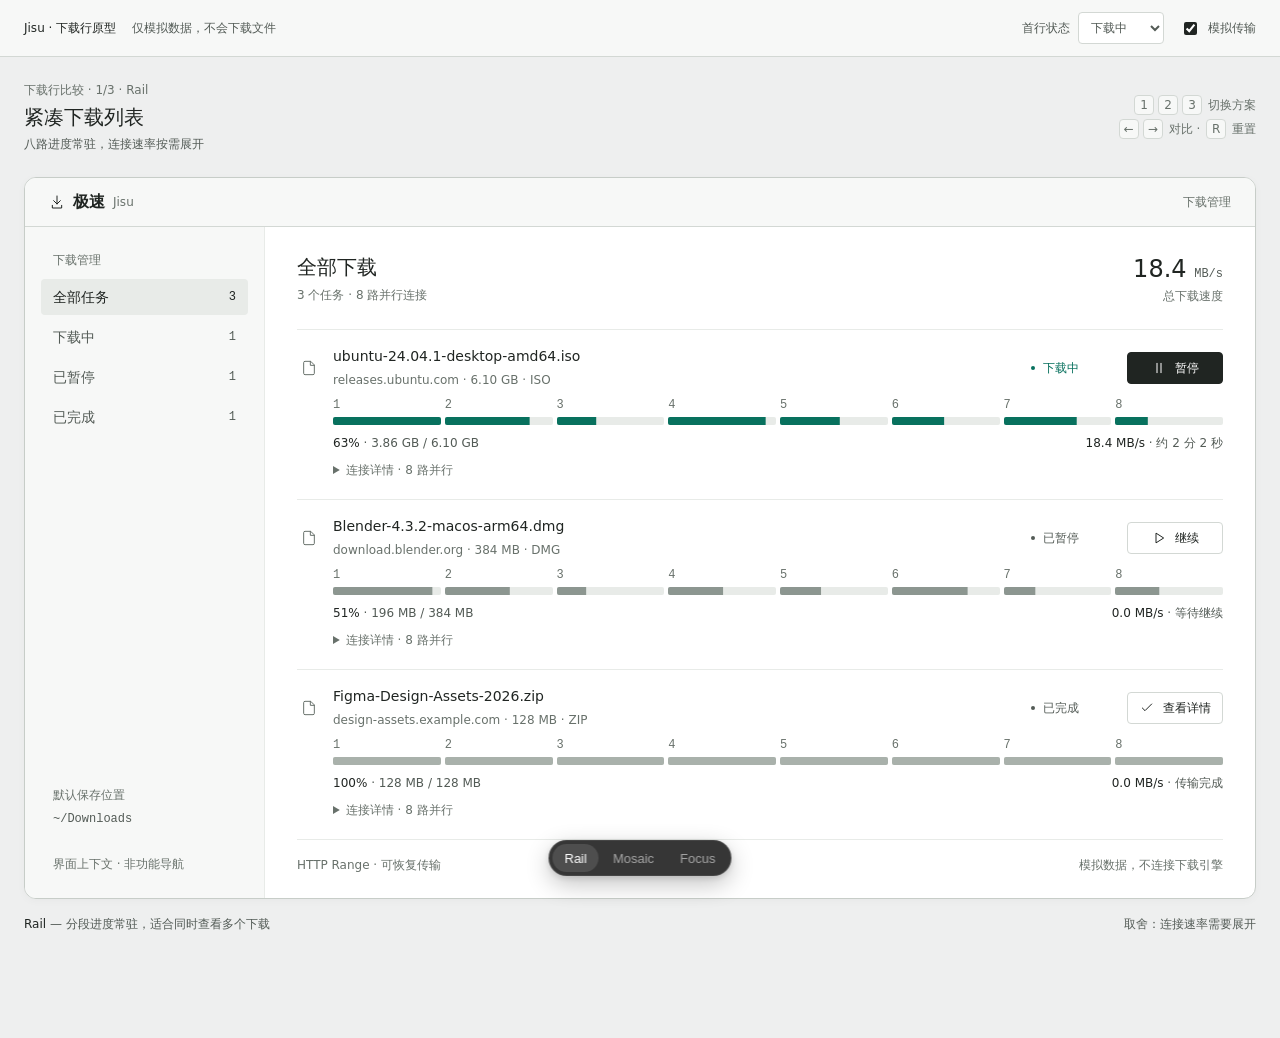
<file: prototypes/download-row.html>
<!doctype html>
<html lang="zh-CN">
<head>
  <meta charset="utf-8">
  <meta name="viewport" content="width=device-width, initial-scale=1">
  <meta name="color-scheme" content="light">
  <meta name="description" content="Three isolated Jisu download-row prototypes. Simulated data only; no files are downloaded.">
  <title>极速 · 下载行原型</title>
  <link rel="icon" href="data:image/svg+xml,%3Csvg xmlns='http://www.w3.org/2000/svg' viewBox='0 0 64 64'%3E%3Crect width='64' height='64' rx='16' fill='%2308715e'/%3E%3Cpath d='M32 14v29m-12-12 12 12 12-12M17 50h30' fill='none' stroke='white' stroke-width='5'/%3E%3C/svg%3E">
  <style>
    :root {
      font-family: system-ui, -apple-system, "Segoe UI", "PingFang SC", "Microsoft YaHei", "Noto Sans CJK SC", sans-serif;
      font-size: 14px;
      line-height: 1.5;
      font-weight: 400;
      --canvas: #eeefef;
      --sidebar: #f7f8f7;
      --surface: #fff;
      --subtle: #f4f5f4;
      --text: #202522;
      --secondary: #535b56;
      --muted: #68716b;
      --border: #d3d8d4;
      --soft-border: #e8ebe8;
      --brand: #08715e;
      --brand-strong: #085d50;
      --danger: #a43d35;
      --mono: ui-monospace, "SFMono-Regular", Consolas, "Liberation Mono", monospace;
      --ease-out: cubic-bezier(0.22, 1, 0.36, 1);
    }
    *, *::before, *::after { box-sizing: border-box; }
    body { margin: 0; color: var(--text); background: var(--canvas); }
    h1, h2, h3, p { margin: 0; }
    strong { font-weight: 500; }
    button, input, select { font: inherit; color: inherit; }
    button, select, summary { cursor: pointer; }
    button { -webkit-tap-highlight-color: transparent; }
    button:not(.proto-picker-item):active { transform: scale(.98); }
    :focus-visible { outline: 2px solid var(--brand); outline-offset: 4px; }
    .icon { width: 16px; height: 16px; fill: none; stroke: currentColor; stroke-width: 1.5; stroke-linecap: round; stroke-linejoin: round; flex: none; }
    .lab { display: flex; flex-wrap: wrap; align-items: center; justify-content: space-between; gap: 12px 24px; padding: 12px 24px; border-bottom: 1px solid var(--border); background: var(--sidebar); font-size: 12px; color: var(--secondary); }
    .lab-label { display: flex; flex-wrap: wrap; align-items: center; gap: 8px 16px; }
    .lab-label strong { font-weight: 500; color: var(--text); }
    .lab-controls { display: flex; flex-wrap: wrap; align-items: center; gap: 16px; }
    .lab-controls label { display: flex; align-items: center; gap: 8px; }
    input { accent-color: var(--text); }
    select { min-height: 32px; border: 1px solid var(--border); border-radius: 4px; padding: 4px 8px; background: var(--surface); }
    .frame { max-width: 1600px; margin: 0 auto; padding: 24px 24px 104px; }
    .intro { display: flex; justify-content: space-between; align-items: center; gap: 24px; margin-bottom: 24px; }
    .eyebrow { color: var(--muted); font-size: 12px; margin-bottom: 4px; }
    h1 { font-size: 20px; font-weight: 500; line-height: 1.4; }
    .intro p { margin-top: 4px; font-size: 12px; color: var(--secondary); }
    .keys { text-align: right; color: var(--muted); font-size: 12px; flex: none; }
    .keys > div + div { margin-top: 4px; }
    kbd { font: inherit; display: inline-block; min-width: 20px; text-align: center; padding: 0 4px; margin: 0 2px; background: var(--sidebar); border: 1px solid var(--border); border-radius: 4px; }
    .window { border: 1px solid #c7cdc8; border-radius: 12px; background: var(--surface); overflow: hidden; box-shadow: 0 2px 8px #20252208; }
    .titlebar { display: flex; justify-content: space-between; align-items: center; gap: 12px; padding: 12px 24px; border-bottom: 1px solid var(--border); font-size: 12px; color: var(--muted); background: var(--sidebar); }
    .wordmark { display: flex; align-items: center; gap: 8px; color: var(--text); font-size: 16px; font-weight: 600; }
    .wordmark span { color: var(--muted); font-size: 12px; font-weight: 400; }
    .app { display: grid; grid-template-columns: 240px minmax(0, 1fr); }
    .sidebar { display: flex; flex-direction: column; padding: 24px 16px; background: var(--sidebar); border-right: 1px solid var(--soft-border); font-size: 14px; }
    .sidebar-label { padding: 0 12px; margin-bottom: 8px; color: var(--muted); font-size: 12px; }
    .nav-line { display: flex; align-items: center; justify-content: space-between; gap: 8px; min-height: 36px; line-height: 20px; margin: 2px 0; padding: 8px 12px; border-radius: 4px; color: var(--secondary); }
    .nav-line.current { color: var(--text); background: #e8ebe8; font-weight: 500; }
    .nav-line span:last-child { font-family: var(--mono); font-size: 12px; font-weight: 400; font-variant-numeric: tabular-nums; }
    .save-location { margin: auto 12px 0; padding-top: 48px; color: var(--muted); font-size: 12px; line-height: 1.7; overflow-wrap: anywhere; }
    .save-location code { display: block; margin-top: 4px; font-family: var(--mono); color: var(--secondary); }
    .save-location p { margin-top: 24px; }
    .workspace { min-width: 0; padding: 24px 32px; }
    .list-header { display: flex; justify-content: space-between; align-items: center; gap: 16px; margin-bottom: 24px; }
    .list-header h2 { font-size: 20px; font-weight: 500; }
    .list-header p { color: var(--muted); font-size: 12px; margin-top: 4px; }
    .total-speed { text-align: right; font-size: 12px; color: var(--muted); }
    .total-speed strong { display: block; color: var(--text); font-size: 24px; font-weight: 400; }
    .unit { color: var(--secondary); font: 12px var(--mono); }
    .list { display: grid; }
    .row { min-width: 0; padding: 24px 0; border-top: 1px solid var(--soft-border); background: var(--surface); --fill: var(--brand); }
    .file { display: flex; align-items: center; min-width: 0; gap: 12px; }
    .file-icon { display: grid; place-items: center; width: 24px; height: 32px; flex: none; color: var(--muted); }
    .file-copy { min-width: 0; }
    .filename { font-size: 14px; font-weight: 500; overflow: hidden; text-overflow: ellipsis; white-space: nowrap; }
    .file-sub { color: var(--muted); font-size: 12px; margin-top: 4px; overflow: hidden; text-overflow: ellipsis; white-space: nowrap; }
    .state { display: inline-flex; align-items: center; gap: 8px; font-size: 12px; color: var(--secondary); white-space: nowrap; }
    .state::before { content: ''; width: 4px; height: 4px; border-radius: 50%; background: currentColor; }
    [data-state="downloading"] .state { color: var(--brand); }
    [data-state="failed"] .state { color: var(--danger); }
    [data-state="paused"], [data-state="failed"] { --fill: #8c9690; }
    [data-state="completed"] { --fill: #a9b1ab; }
    .action { display: inline-flex; align-items: center; justify-content: center; gap: 8px; min-height: 32px; padding: 4px 12px; border-radius: 4px; border: 1px solid var(--border); background: var(--surface); font-size: 12px; white-space: nowrap; transition: background 140ms var(--ease-out), transform 120ms var(--ease-out); }
    .primary { background: var(--text); color: var(--surface); border-color: var(--text); }
    .stat { font-variant-numeric: tabular-nums; white-space: nowrap; }
    .row-meta, .connection, .piece-caption { font-variant-numeric: tabular-nums; }
    .progress { height: 4px; border-radius: 2px; background: var(--soft-border); overflow: hidden; }
    .fill { display: block; height: 100%; width: 100%; background: var(--fill, var(--brand)); transform-origin: left; }
    .segment-track { display: flex; gap: 4px; }
    .segment-lane { flex: 1; min-width: 0; }
    .lane-number { display: block; margin-bottom: 4px; color: var(--muted); font: 12px/16px var(--mono); }
    .lane-bar { display: block; height: 8px; background: var(--soft-border); border-radius: 2px; overflow: hidden; }
    .row-meta { display: flex; justify-content: space-between; flex-wrap: wrap; gap: 4px 16px; color: var(--secondary); font-size: 12px; margin-top: 8px; line-height: 20px; }
    .row-meta strong { color: var(--text); font-weight: 500; }
    .details { margin-top: 12px; }
    summary { width: fit-content; color: var(--muted); font-size: 12px; padding: 4px 0; }
    .connection-grid { display: grid; grid-template-columns: repeat(4, minmax(0, 1fr)); gap: 16px 24px; padding: 16px 0 0; }
    .connection { min-width: 0; }
    .connection-head { display: flex; align-items: center; justify-content: space-between; gap: 4px; font-size: 12px; color: var(--secondary); margin-bottom: 8px; }
    .connection-head > span:first-child { color: var(--muted); }
    .connection small { display: block; margin-top: 8px; font: 12px/16px var(--mono); color: var(--muted); }
    .legend { display: flex; flex-wrap: wrap; gap: 8px 16px; color: var(--muted); font-size: 12px; margin-top: 16px; }
    .legend span { display: flex; gap: 8px; align-items: center; }
    .swatch { display: inline-block; width: 8px; height: 8px; border-radius: 2px; background: var(--fill, var(--brand)); }
    .swatch.empty { background: var(--soft-border); border: 1px solid var(--border); }
    .footer { display: flex; justify-content: space-between; flex-wrap: wrap; gap: 8px 16px; font-size: 12px; color: var(--muted); padding-top: 16px; border-top: 1px solid var(--soft-border); }
    .rationale { display: flex; justify-content: space-between; flex-wrap: wrap; gap: 8px 24px; margin-top: 16px; color: var(--secondary); font-size: 12px; }
    .rationale strong { font-weight: 500; color: var(--text); }
    .rail .row { padding: 16px 0; }
    .rail-top { display: grid; grid-template-columns: minmax(0, 1fr) 80px 96px; gap: 16px; align-items: center; }
    .rail .rail-progress { padding-left: 36px; margin-top: 8px; }
    .rail .details { margin-left: 36px; margin-top: 4px; }
    .card-head { display: flex; justify-content: space-between; align-items: center; gap: 16px; }
    .card-actions { display: flex; align-items: center; gap: 16px; }
    .mosaic-body { display: grid; grid-template-columns: minmax(0, 1fr) 144px; align-items: center; gap: 32px; margin-top: 20px; }
    .piece-map { display: grid; grid-template-columns: repeat(4, minmax(0, 1fr)); gap: 16px; }
    .piece-line { min-width: 0; }
    .piece-caption { display: flex; justify-content: space-between; gap: 4px; color: var(--muted); font: 12px/16px var(--mono); margin-bottom: 8px; }
    .pieces { display: flex; gap: 2px; height: 12px; }
    .piece { flex: 1; min-width: 0; background: var(--soft-border); }
    .piece.done { background: var(--fill, var(--brand)); }
    .piece.partial { background: var(--fill, var(--brand)); opacity: .4; }
    .mosaic-value { border-left: 1px solid var(--soft-border); padding-left: 24px; }
    .percent { font-size: 32px; font-weight: 400; line-height: 1.25; }
    .percent small { font-size: 16px; margin-left: 4px; color: var(--muted); }
    .mosaic-value .row-meta { display: grid; margin-top: 8px; gap: 4px; }
    .focus-main { display: flex; justify-content: space-between; align-items: baseline; gap: 16px; margin: 16px 0; }
    .focus .progress { height: 8px; }
    .status-line { color: var(--muted); font-size: 12px; }
    .sr-only { position: absolute; width: 1px; height: 1px; overflow: hidden; clip: rect(0, 0, 0, 0); white-space: nowrap; }
    @media (hover: hover) and (pointer: fine) {
      .action:hover { background: var(--subtle); }
      .primary:hover { background: #3d4840; }
      summary:hover { color: var(--text); }
    }
    @media (max-width: 1200px) {
      .app { grid-template-columns: 240px minmax(0, 1fr); }
      .workspace { padding: 24px; }
      .piece-map { grid-template-columns: repeat(2, minmax(0, 1fr)); }
      .mosaic-body { gap: 24px; grid-template-columns: minmax(0, 1fr) 128px; }
      .mosaic-value { padding-left: 16px; }
    }
    @media (max-width: 1000px) {
      .app { grid-template-columns: minmax(0, 1fr); }
      .sidebar { display: none; }
      .piece-map { grid-template-columns: repeat(4, minmax(0, 1fr)); }
    }
    @media (max-width: 660px) {
      .lab { padding: 12px 16px; }
      .lab-label > span { display: none; }
      .lab-controls { gap: 12px; }
      .frame { padding: 16px 8px 104px; }
      .intro { padding: 0 8px; margin-bottom: 16px; }
      .intro p { max-width: 32ch; }
      .keys { display: none; }
      .window { border-radius: 8px; }
      .workspace { padding: 20px 12px; }
      .titlebar { padding: 12px 16px; }
      .titlebar > span { display: none; }
      .list-header { gap: 8px; }
      .list-header h2 { font-size: 18px; }
      .total-speed strong { font-size: 20px; }
      .rail-top { grid-template-columns: minmax(0, 1fr) auto; gap: 8px; }
      .rail-top > .state { grid-column: 1; padding-left: 36px; }
      .rail-top > .action { grid-column: 2; grid-row: 1 / 3; padding: 4px 8px; }
      .rail .rail-progress { padding-left: 0; margin-top: 12px; }
      .rail .details { margin-left: 0; }
      .card-head { flex-wrap: wrap; gap: 12px; }
      .card-head > .file { flex: 1 1 100%; }
      .card-actions { width: 100%; justify-content: space-between; }
      .focus .card-head > .action { margin-left: 36px; }
      .connection-grid { grid-template-columns: repeat(2, minmax(0, 1fr)); gap: 16px; }
      .mosaic-body { grid-template-columns: minmax(0, 1fr); gap: 16px; margin-top: 16px; }
      .mosaic-value { display: flex; flex-wrap: wrap; align-items: center; justify-content: space-between; gap: 8px; border-left: 0; padding-left: 0; }
      .mosaic-value .row-meta { margin-top: 0; text-align: right; }
      .piece-map { grid-template-columns: repeat(2, minmax(0, 1fr)); }
      .focus-main { flex-wrap: wrap; gap: 8px; margin: 12px 0; }
      .rationale { padding: 0 8px; }
    }
    @media (prefers-reduced-motion: reduce) {
      .action { transition: none; }
      button:not(.proto-picker-item):active { transform: none; }
    }
    /* The picker is intentionally independent of the product tokens. */
    .proto-picker {
      position: fixed;
      bottom: 24px;
      left: 50%;
      transform: translateX(-50%);
      z-index: 2147483647;
      display: flex;
      align-items: center;
      gap: 2px;
      padding: 4px;
      border-radius: 999px;
      background: rgba(10, 10, 10, 0.82);
      -webkit-backdrop-filter: blur(12px) saturate(1.4);
      backdrop-filter: blur(12px) saturate(1.4);
      box-shadow:
        0 0 0 1px rgba(255, 255, 255, 0.08) inset,
        0 8px 24px rgba(0, 0, 0, 0.24),
        0 2px 6px rgba(0, 0, 0, 0.12);
      font-family: -apple-system, BlinkMacSystemFont, "Segoe UI", sans-serif;
      font-size: 13px;
      line-height: 1;
      -webkit-font-smoothing: antialiased;
      user-select: none;
      -webkit-user-select: none;
    }
    .proto-picker-highlight {
      position: absolute;
      top: 4px;
      left: 0;
      height: 28px;
      border-radius: 999px;
      background: rgba(255, 255, 255, 0.12);
    }
    /* The slide is enabled only after first paint (data-ready), so load doesn't animate. */
    .proto-picker[data-ready] .proto-picker-highlight {
      transition:
        transform 250ms cubic-bezier(0.23, 1, 0.32, 1),
        width 250ms cubic-bezier(0.23, 1, 0.32, 1);
    }
    @media (prefers-reduced-motion: reduce) {
      .proto-picker[data-ready] .proto-picker-highlight { transition: none; }
    }
    .proto-picker-item {
      position: relative; /* sits above the highlight */
      display: flex;
      align-items: center;
      height: 28px;
      padding: 0 12px;
      border: 0;
      border-radius: 999px;
      background: transparent;
      color: rgba(255, 255, 255, 0.55);
      font: inherit;
      cursor: pointer;
      transition:
        color 150ms ease-out,
        transform 160ms cubic-bezier(0.23, 1, 0.32, 1);
    }
    @media (hover: hover) and (pointer: fine) {
      .proto-picker-item:hover {
        color: rgba(255, 255, 255, 0.85);
      }
    }
    .proto-picker-item:active {
      transform: scale(0.97);
    }
    .proto-picker-item:focus-visible {
      outline: 2px solid rgba(255, 255, 255, 0.4);
      outline-offset: 2px;
    }
    .proto-picker-item[data-active] {
      color: #fff;
    }
    .proto-picker-divider {
      width: 1px;
      height: 16px;
      margin: 0 4px;
      background: rgba(255, 255, 255, 0.12);
    }
    .proto-picker-replay {
      padding: 0 10px;
      font-size: 14px;
    }
    .proto-picker[data-position="top"] {
      bottom: auto;
      top: 24px;
    }
  </style>
</head>
<body>
  <header class="lab">
    <div class="lab-label"><strong>Jisu · 下载行原型</strong><span>仅模拟数据，不会下载文件</span></div>
    <div class="lab-controls">
      <label>首行状态 <select id="scenario"><option value="downloading">下载中</option><option value="paused">已暂停</option><option value="failed">连接中断</option><option value="completed">已完成</option></select></label>
      <label><input type="checkbox" id="simulate" checked> 模拟传输</label>
    </div>
  </header>
  <main id="stage"></main>
  <p id="announcement" class="sr-only" role="status"></p>
  <nav class="proto-picker" aria-label="Prototype variants">
    <span class="proto-picker-highlight" aria-hidden="true"></span>
    <button class="proto-picker-item" data-active aria-current="true">Rail</button>
    <button class="proto-picker-item">Mosaic</button>
    <button class="proto-picker-item">Focus</button>
  </nav>
  <noscript>请启用 JavaScript 以切换和操作原型。</noscript>
  <script>
    const paths = {
      file: '<path d="M14 2H6a2 2 0 0 0-2 2v16a2 2 0 0 0 2 2h12a2 2 0 0 0 2-2V8zM14 2v6h6"/>',
      download: '<path d="M12 3v12m-5-5 5 5 5-5M5 17v4h14v-4"/>',
      pause: '<path d="M9 5v14m6-14v14"/>',
      play: '<path d="m8 5 11 7-11 7z"/>',
      retry: '<path d="M20 10a8 8 0 1 0-1 7M20 5v5h-5"/>',
      check: '<path d="m5 12 4 4L19 6"/>'
    };
    const icon = name => `<svg class="icon" viewBox="0 0 24 24" aria-hidden="true">${paths[name]}</svg>`;
    const labels = { downloading: '下载中', paused: '已暂停', failed: '连接中断', completed: '已完成' };
    const baseSegments = [1, .78, .36, .90, .55, .48, .67, .30];
    const rates = [0, 2.8, 2.3, 3.2, 2.7, 2.1, 2.5, 2.8];
    const directions = [
      { name: 'Rail', number: '1', title: '紧凑下载列表', description: '八路进度常驻，连接速率按需展开', strength: '分段进度常驻，适合同时查看多个下载', cost: '连接速率需要展开', className: 'rail' },
      { name: 'Mosaic', number: '2', title: '分段连接地图', description: '每路连接的已接收区块与当前速率', strength: '直接比较八路连接的传输情况', cost: '任务占用更多高度', className: 'mosaic' },
      { name: 'Focus', number: '3', title: '总进度与剩余时间', description: '先查看下载结果，再展开分段连接', strength: '总进度优先，连接详情按需展开', cost: '默认不显示分段差异', className: 'focus' }
    ];
    let tasks = [];
    let direction = 0;
    const scenario = document.getElementById('scenario');
    const simulate = document.getElementById('simulate');
    function resetTasks() {
      tasks = [
        { name: 'ubuntu-24.04.1-desktop-amd64.iso', source: 'releases.ubuntu.com', ext: 'ISO', size: 6100, state: scenario.value, segments: [...baseSegments] },
        { name: 'Blender-4.3.2-macos-arm64.dmg', source: 'download.blender.org', ext: 'DMG', size: 384, state: 'paused', segments: [.92, .6, .27, .51, .38, .7, .29, .41] },
        { name: 'Figma-Design-Assets-2026.zip', source: 'design-assets.example.com', ext: 'ZIP', size: 128, state: 'completed', segments: Array(8).fill(1) }
      ];
      if (scenario.value === 'completed') tasks[0].segments.fill(1);
    }
    function progress(task) { return task.segments.reduce((a, b) => a + b, 0) / task.segments.length; }
    function rate(task, n) { return task.state === 'downloading' && task.segments[n] < 1 ? rates[n] || 2.4 : 0; }
    function speed(task) { return task.segments.reduce((sum, _, n) => sum + rate(task, n), 0); }
    function bytes(value) { return value >= 1000 ? `${(value / 1000).toFixed(2)} GB` : `${value.toFixed(0)} MB`; }
    function remaining(task) {
      if (task.state === 'completed') return '传输完成';
      if (task.state === 'paused') return '等待继续';
      if (task.state === 'failed') return '等待重试';
      const seconds = Math.ceil(task.size * (1 - progress(task)) / speed(task));
      return seconds >= 60 ? `约 ${Math.floor(seconds / 60)} 分 ${seconds % 60} 秒` : `约 ${seconds} 秒`;
    }
    function file(task) {
      return `<div class="file"><span class="file-icon" aria-hidden="true">${icon('file')}</span><div class="file-copy"><h3 class="filename" title="${task.name}">${task.name}</h3><p class="file-sub">${task.source} <span aria-hidden="true">·</span> ${bytes(task.size)} <span aria-hidden="true">·</span> ${task.ext}</p></div></div>`;
    }
    function state(task) { return `<span class="state" data-status>${labels[task.state]}</span>`; }
    function action(task, index) {
      const name = task.state === 'downloading' ? '暂停' : task.state === 'completed' ? '查看详情' : task.state === 'failed' ? '重试' : '继续';
      const glyph = task.state === 'downloading' ? 'pause' : task.state === 'completed' ? 'check' : task.state === 'failed' ? 'retry' : 'play';
      return `<button class="action ${index === 0 ? 'primary' : ''}" data-action="${index}" aria-label="${name} ${task.name}">${icon(glyph)}<span>${name}</span></button>`;
    }
    function track(task, index, big = false) {
      if (big) return `<div class="progress" role="progressbar" aria-label="${task.name} 总进度" aria-valuemin="0" aria-valuemax="100" aria-valuenow="${Math.round(progress(task) * 100)}" data-progress><span class="fill" data-total style="transform:scaleX(${progress(task)})"></span></div>`;
      return `<div class="segment-track" role="progressbar" aria-label="${task.name} 八路分段总进度" aria-valuemin="0" aria-valuemax="100" aria-valuenow="${Math.round(progress(task) * 100)}" data-progress>${task.segments.map((value, n) => `<span class="segment-lane" title="连接 ${n + 1}"><span class="lane-number" aria-hidden="true">${n + 1}</span><span class="lane-bar"><i class="fill" data-segment="${n}" style="transform:scaleX(${value})"></i></span></span>`).join('')}</div>`;
    }
    function connections(task, index, opened = false) {
      return `<details class="details" id="connections-${index}" ${opened ? 'open' : ''}><summary>连接详情 · 8 路并行</summary><div class="connection-grid">${task.segments.map((value, n) => `<div class="connection"><div class="connection-head"><span>连接 ${n + 1}</span><span class="stat" data-connection-percent="${n}">${Math.floor(value * 100)}%</span></div><div class="progress"><span class="fill" data-segment="${n}" style="transform:scaleX(${value})"></span></div><small class="stat" data-connection-rate="${n}">${rate(task, n).toFixed(1)} MB/s</small></div>`).join('')}</div><div class="legend"><span><i class="swatch"></i>已接收</span><span><i class="swatch empty"></i>等待接收</span><span>HTTP Range · 断点保留</span></div></details>`;
    }
    function meta(task, percent = true) {
      return `<div class="row-meta"><span class="stat"><strong data-percent>${Math.floor(progress(task) * 100)}%</strong>${percent ? ' <span aria-hidden="true">·</span> ' : ' ' }<span data-bytes>${bytes(task.size * progress(task))} / ${bytes(task.size)}</span></span><span class="stat"><strong data-speed>${speed(task).toFixed(1)} MB/s</strong> <span aria-hidden="true">·</span> <span data-remaining>${remaining(task)}</span></span></div>`;
    }
    function rail(task, index) {
      return `<article class="row" data-row="${index}" data-state="${task.state}" aria-label="${task.name}"><div class="rail-top">${file(task)}${state(task)}${action(task, index)}</div><div class="rail-progress">${track(task, index)}${meta(task)}</div>${connections(task, index)}</article>`;
    }
    function mosaic(task, index) {
      return `<article class="row" data-row="${index}" data-state="${task.state}" aria-label="${task.name}"><div class="card-head">${file(task)}<div class="card-actions">${state(task)}${action(task, index)}</div></div><div class="mosaic-body"><div class="piece-map" role="group" aria-label="八路连接分块地图">${task.segments.map((value, n) => `<div class="piece-line"><div class="piece-caption"><span>${n + 1}</span><span class="stat" data-connection-rate="${n}">${rate(task, n).toFixed(1)} MB/s</span></div><div class="pieces" role="progressbar" aria-label="连接 ${n + 1}" aria-valuemin="0" aria-valuemax="100" aria-valuenow="${Math.floor(value * 100)}" data-piece-progress="${n}">${Array.from({length: 12}, (_, piece) => `<span class="piece ${piece < Math.floor(value * 12) ? 'done' : piece < value * 12 ? 'partial' : ''}" data-piece="${n}:${piece}"></span>`).join('')}</div></div>`).join('')}</div><div class="mosaic-value"><div class="percent stat"><span data-percent>${Math.floor(progress(task) * 100)}</span><small>%</small></div><div class="row-meta"><strong class="stat" data-speed>${speed(task).toFixed(1)} MB/s</strong><span class="stat" data-remaining>${remaining(task)}</span></div></div></div><div class="row-meta"><span class="stat" data-bytes>${bytes(task.size * progress(task))} / ${bytes(task.size)}</span><span>8 连接 · 每格代表该段的 1/12</span></div>${connections(task, index)}</article>`;
    }
    function focus(task, index) {
      return `<article class="row" data-row="${index}" data-state="${task.state}" aria-label="${task.name}"><div class="card-head">${file(task)}${action(task, index)}</div><div class="focus-main"><div class="percent stat"><span data-percent>${Math.floor(progress(task) * 100)}</span><small>%</small></div><div class="status-line">${state(task)} <span aria-hidden="true">·</span> <span class="stat" data-remaining>${remaining(task)}</span></div></div>${track(task, index, true)}<div class="row-meta"><span class="stat" data-bytes>${bytes(task.size * progress(task))} / ${bytes(task.size)}</span><strong class="stat" data-speed>${speed(task).toFixed(1)} MB/s</strong></div>${connections(task, index)}</article>`;
    }
    function renderVariant(n) {
      direction = n;
      resetTasks();
      const d = directions[n];
      const row = [rail, mosaic, focus][n];
      const count = state => tasks.filter(task => task.state === state).length;
      const total = tasks.reduce((sum, task) => sum + speed(task), 0).toFixed(1);
      return `<div class="frame ${d.className}">
        <header class="intro">
          <div><div class="eyebrow">下载行比较 · ${d.number}/3 · ${d.name}</div><h1>${d.title}</h1><p>${d.description}</p></div>
          <div class="keys"><div><kbd>1</kbd><kbd>2</kbd><kbd>3</kbd> 切换方案</div><div><kbd>←</kbd><kbd>→</kbd> 对比 <span aria-hidden="true">·</span> <kbd>R</kbd> 重置</div></div>
        </header>
        <section class="window" aria-label="Jisu 下载中心原型">
          <div class="titlebar"><div class="wordmark">${icon('download')} 极速 <span>Jisu</span></div><span>下载管理</span></div>
          <div class="app">
            <aside class="sidebar" aria-label="界面上下文（静态）">
              <p class="sidebar-label">下载管理</p>
              <div class="nav-line current"><span>全部任务</span><span>${tasks.length}</span></div>
              <div class="nav-line"><span>下载中</span><span data-count="downloading">${count('downloading')}</span></div>
              <div class="nav-line"><span>已暂停</span><span data-count="paused">${count('paused')}</span></div>
              <div class="nav-line"><span>已完成</span><span data-count="completed">${count('completed')}</span></div>
              <div class="save-location">默认保存位置<code>~/Downloads</code><p>界面上下文 · 非功能导航</p></div>
            </aside>
            <div class="workspace">
              <div class="list-header">
                <div><h2>全部下载</h2><p>${tasks.length} 个任务 <span aria-hidden="true">·</span> 8 路并行连接</p></div>
                <div class="total-speed"><strong class="stat" data-total-speed>${total} <span class="unit">MB/s</span></strong>总下载速度</div>
              </div>
              <div class="list">${tasks.map(row).join('')}</div>
              <footer class="footer"><span>HTTP Range · 可恢复传输</span><span>模拟数据，不连接下载引擎</span></footer>
            </div>
          </div>
        </section>
        <footer class="rationale"><span><strong>${d.name}</strong> — ${d.strength}</span><span>取舍：${d.cost}</span></footer>
      </div>`;
    }
    const variants = [() => renderVariant(0), () => renderVariant(1), () => renderVariant(2)];

    // Validate around the verbatim picker reference to meet its stricter contract.
    const initialUrl = new URL(location);
    const initialVariant = initialUrl.searchParams.get('v');
    if (initialVariant !== null && (!/^[1-9]\d*$/.test(initialVariant) || Number(initialVariant) > variants.length)) {
      initialUrl.searchParams.delete('v');
      history.replaceState(null, '', initialUrl);
    }
    document.addEventListener('keydown', event => {
      if (event.shiftKey && /^(?:[1-9]|ArrowLeft|ArrowRight|r|R)$/.test(event.key)) event.stopImmediatePropagation();
    }, true);

    // `variants` is an array of render functions, one per variant, in picker order.
    const stage = document.getElementById('stage');
    const picker = document.querySelector('.proto-picker');
    const highlight = picker.querySelector('.proto-picker-highlight');
    const items = [...picker.querySelectorAll('.proto-picker-item:not(.proto-picker-replay)')];
    const replay = picker.querySelector('.proto-picker-replay');
    let current = 0;

    function moveHighlight() {
      const el = items[current];
      highlight.style.width = el.offsetWidth + 'px';
      highlight.style.transform = `translateX(${el.offsetLeft}px)`;
    }

    function mount(i) {
      stage.innerHTML = '';
      // Clear first, render next frame, so entrance animations re-run.
      requestAnimationFrame(() => { stage.innerHTML = variants[i](); });
    }

    function setActive(i) {
      if (i < 0 || i >= variants.length) return;
      current = i;
      items.forEach((el, j) => {
        el.toggleAttribute('data-active', j === i);
        if (j === i) el.setAttribute('aria-current', 'true');
        else el.removeAttribute('aria-current');
      });
      moveHighlight();
      const url = new URL(location);
      url.searchParams.set('v', i + 1);
      history.replaceState(null, '', url);
      mount(i);
    }

    items.forEach((el, i) => el.addEventListener('click', () => setActive(i)));
    replay?.addEventListener('click', () => mount(current));
    window.addEventListener('resize', moveHighlight);

    document.addEventListener('keydown', (e) => {
      if (/^(INPUT|TEXTAREA|SELECT)$/.test(e.target.tagName) || e.target.isContentEditable) return;
      if (e.metaKey || e.ctrlKey || e.altKey) return;
      const num = parseInt(e.key, 10);
      if (num >= 1 && num <= variants.length) setActive(num - 1);
      else if (e.key === 'ArrowRight') setActive((current + 1) % variants.length);
      else if (e.key === 'ArrowLeft') setActive((current - 1 + variants.length) % variants.length);
      else if (e.key === 'r' || e.key === 'R') mount(current);
    });

    const requested = parseInt(new URLSearchParams(location.search).get('v'), 10);
    setActive(requested >= 1 && requested <= variants.length ? requested - 1 : 0);
    // Enable the slide only after first paint, so load doesn't animate.
    requestAnimationFrame(() => requestAnimationFrame(() => picker.setAttribute('data-ready', '')));

    function updateReadouts() {
      stage.querySelectorAll('[data-row]').forEach(row => {
        const task = tasks[Number(row.dataset.row)];
        row.dataset.state = task.state;
        row.querySelector('[data-status]').textContent = labels[task.state];
        row.querySelectorAll('[data-percent]').forEach(el => el.textContent = `${Math.floor(progress(task) * 100)}${direction === 0 ? '%' : ''}`);
        row.querySelectorAll('[data-bytes]').forEach(el => el.textContent = `${bytes(task.size * progress(task))} / ${bytes(task.size)}`);
        row.querySelectorAll('[data-speed]').forEach(el => el.textContent = `${speed(task).toFixed(1)} MB/s`);
        row.querySelectorAll('[data-remaining]').forEach(el => el.textContent = remaining(task));
        row.querySelectorAll('[data-segment]').forEach(el => el.style.transform = `scaleX(${task.segments[Number(el.dataset.segment)]})`);
        row.querySelectorAll('[data-total]').forEach(el => el.style.transform = `scaleX(${progress(task)})`);
        row.querySelectorAll('[data-progress]').forEach(el => el.setAttribute('aria-valuenow', Math.floor(progress(task) * 100)));
        row.querySelectorAll('[data-connection-percent]').forEach(el => el.textContent = `${Math.floor(task.segments[Number(el.dataset.connectionPercent)] * 100)}%`);
        row.querySelectorAll('[data-connection-rate]').forEach(el => el.textContent = `${rate(task, Number(el.dataset.connectionRate)).toFixed(1)} MB/s`);
        row.querySelectorAll('[data-piece-progress]').forEach(el => el.setAttribute('aria-valuenow', Math.floor(task.segments[Number(el.dataset.pieceProgress)] * 100)));
        row.querySelectorAll('[data-piece]').forEach(el => {
          const [n, piece] = el.dataset.piece.split(':').map(Number);
          const filled = task.segments[n] * 12;
          el.classList.toggle('done', piece < Math.floor(filled));
          el.classList.toggle('partial', piece >= Math.floor(filled) && piece < filled);
        });
        const button = row.querySelector('[data-action]');
        const next = document.createElement('template');
        next.innerHTML = action(task, Number(row.dataset.row));
        button.innerHTML = next.content.firstElementChild.innerHTML;
        button.setAttribute('aria-label', next.content.firstElementChild.getAttribute('aria-label'));
      });
      const total = tasks.reduce((sum, task) => sum + speed(task), 0).toFixed(1);
      const totalEl = stage.querySelector('[data-total-speed]');
      if (totalEl) totalEl.innerHTML = `${total} <span class="unit">MB/s</span>`;
      stage.querySelectorAll('[data-count]').forEach(el => el.textContent = tasks.filter(task => task.state === el.dataset.count).length);
    }
    stage.addEventListener('click', event => {
      const button = event.target.closest('[data-action]');
      if (!button) return;
      const index = Number(button.dataset.action);
      const task = tasks[index];
      if (task.state === 'completed') {
        const details = document.getElementById(`connections-${index}`);
        details.open = !details.open;
        if (details.open) details.querySelector('summary').focus();
        return;
      }
      task.state = task.state === 'downloading' ? 'paused' : 'downloading';
      if (index === 0) scenario.value = task.state;
      updateReadouts();
      document.getElementById('announcement').textContent = `${task.name}：${labels[task.state]}`;
    });
    scenario.addEventListener('change', () => {
      const task = tasks[0];
      task.state = scenario.value;
      task.segments = scenario.value === 'completed' ? Array(8).fill(1) : [...baseSegments];
      updateReadouts();
      document.getElementById('announcement').textContent = `首行状态：${labels[task.state]}`;
    });
    setInterval(() => {
      if (!simulate.checked || document.hidden) return;
      tasks.forEach((task, index) => {
        if (task.state !== 'downloading') return;
        task.segments = task.segments.map((value, n) => Math.min(1, value + rate(task, n) / (task.size / 8)));
        if (task.segments.every(value => value === 1)) {
          task.state = 'completed';
          if (index === 0) scenario.value = 'completed';
          document.getElementById('announcement').textContent = `${task.name} 下载完成`;
        }
      });
      updateReadouts();
    }, 1000);
  </script>
</body>
</html>
</file>
